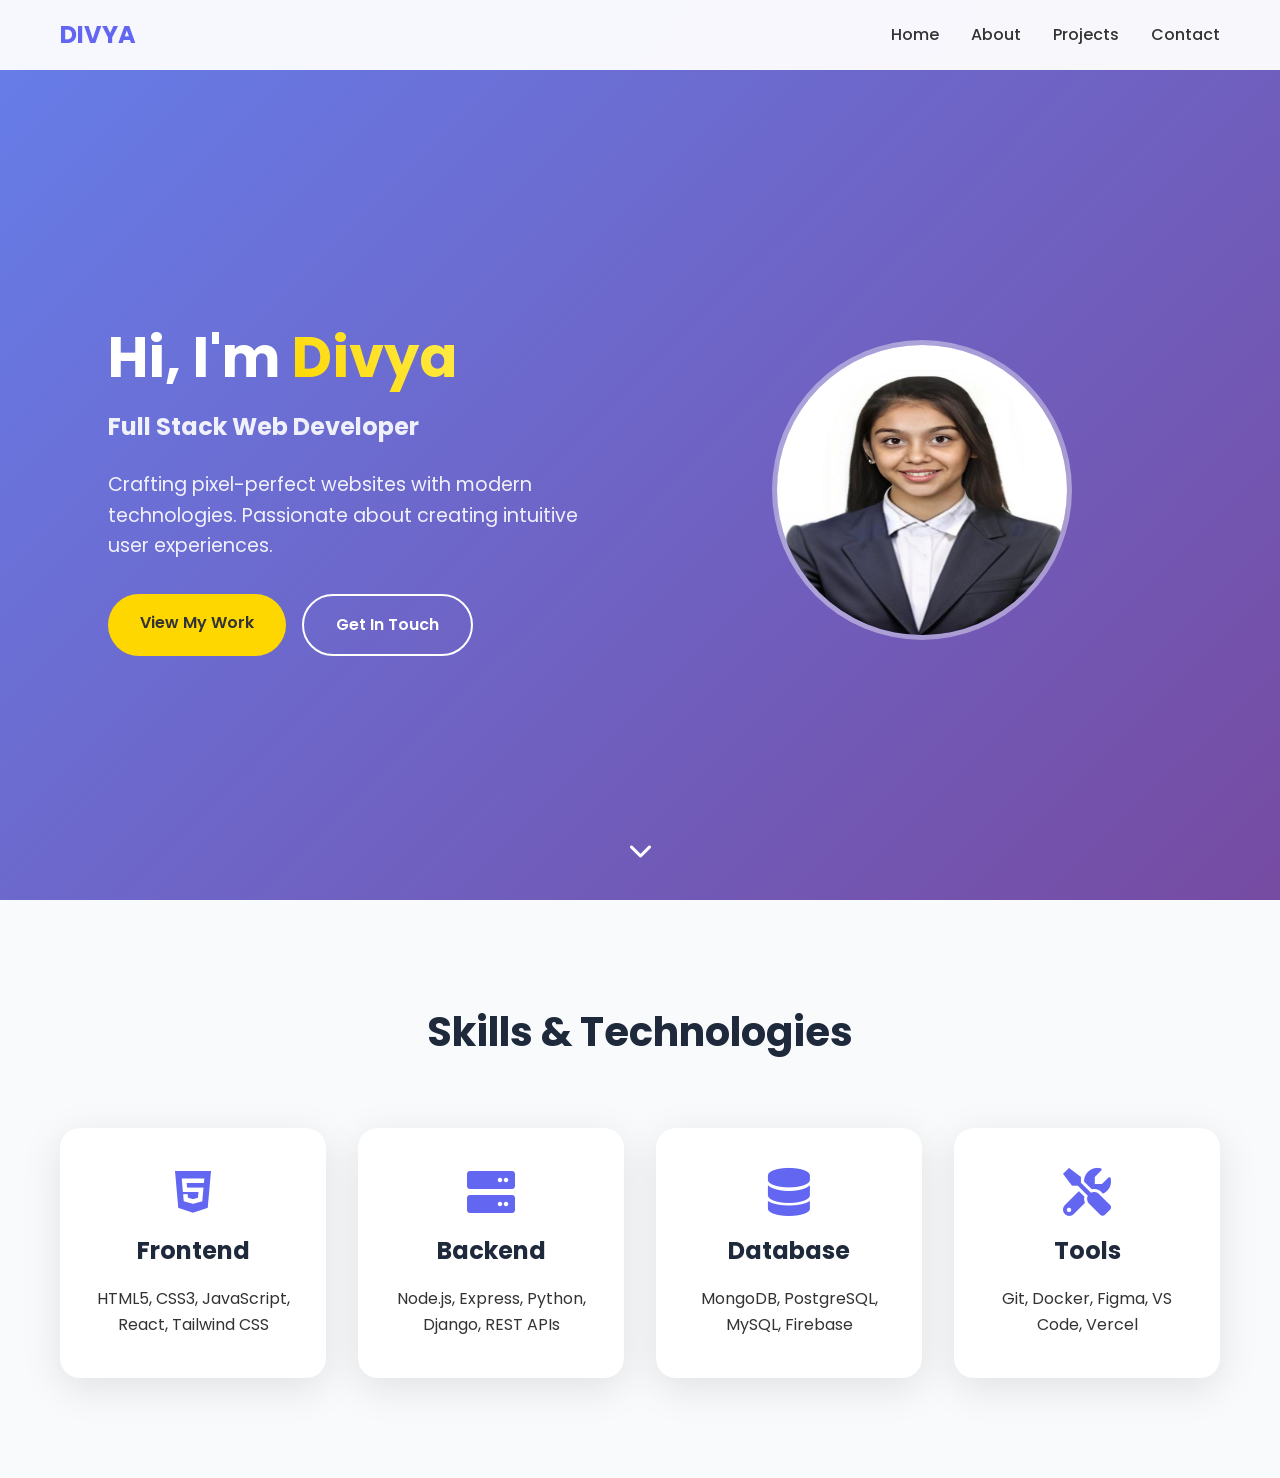
<file: index.html>
<!DOCTYPE html>
<html lang="en">
<head>
    <meta charset="UTF-8">
    <meta name="viewport" content="width=device-width, initial-scale=1.0">
    <title>Divya - Web Developer Portfolio</title>
    <link rel="stylesheet" href="style.css">
    <link href="https://fonts.googleapis.com/css2?family=Poppins:wght@300;400;600;700&display=swap" rel="stylesheet">
    <link rel="stylesheet" href="https://cdnjs.cloudflare.com/ajax/libs/font-awesome/6.0.0/css/all.min.css">
</head>
<body>
    <nav class="navbar">
        <div class="nav-container">
            <div class="nav-logo">DIVYA</div>
            <ul class="nav-menu">
                <li class="nav-item">
                    <a href="#home" class="nav-link">Home</a>
                </li>
                <li class="nav-item">
                    <a href="#about" class="nav-link">About</a>
                </li>
                <li class="nav-item">
                    <a href="#projects" class="nav-link">Projects</a>
                </li>
                <li class="nav-item">
                    <a href="#contact" class="nav-link">Contact</a>
                </li>
            </ul>
            <div class="hamburger">
                <span class="bar"></span>
                <span class="bar"></span>
                <span class="bar"></span>
            </div>
        </div>
    </nav>

    <section id="home" class="hero">
        <div class="hero-container">
            <div class="hero-content">
                <h1 class="hero-title">Hi, I'm <span class="highlight">Divya</span></h1>
                <h2 class="hero-subtitle">Full Stack Web Developer</h2>
                <p class="hero-description">
                    Crafting pixel-perfect websites with modern technologies. 
                    Passionate about creating intuitive user experiences.
                </p>
                <div class="hero-buttons">
                    <a href="#projects" class="btn btn-primary">View My Work</a>
                    <a href="#contact" class="btn btn-secondary">Get In Touch</a>
                </div>
            </div>
            <div class="hero-image">
                <img src="images/profile.jpg" alt="profile-pic" class="profile-pic">
            </div>
        </div>
        <div class="scroll-indicator">
            <i class="fas fa-chevron-down"></i>
        </div>
    </section>

    <section id="skills" class="skills">
        <div class="container">
            <h2 class="section-title">Skills & Technologies</h2>
            <div class="skills-grid">
                <div class="skill-card">
                    <i class="fab fa-html5"></i>
                    <h3>Frontend</h3>
                    <p>HTML5, CSS3, JavaScript, React, Tailwind CSS</p>
                </div>
                <div class="skill-card">
                    <i class="fas fa-server"></i>
                    <h3>Backend</h3>
                    <p>Node.js, Express, Python, Django, REST APIs</p>
                </div>
                <div class="skill-card">
                    <i class="fas fa-database"></i>
                    <h3>Database</h3>
                    <p>MongoDB, PostgreSQL, MySQL, Firebase</p>
                </div>
                <div class="skill-card">
                    <i class="fas fa-tools"></i>
                    <h3>Tools</h3>
                    <p>Git, Docker, Figma, VS Code, Vercel</p>
                </div>
            </div>
        </div>
    </section>
</body>
</html>
</file>
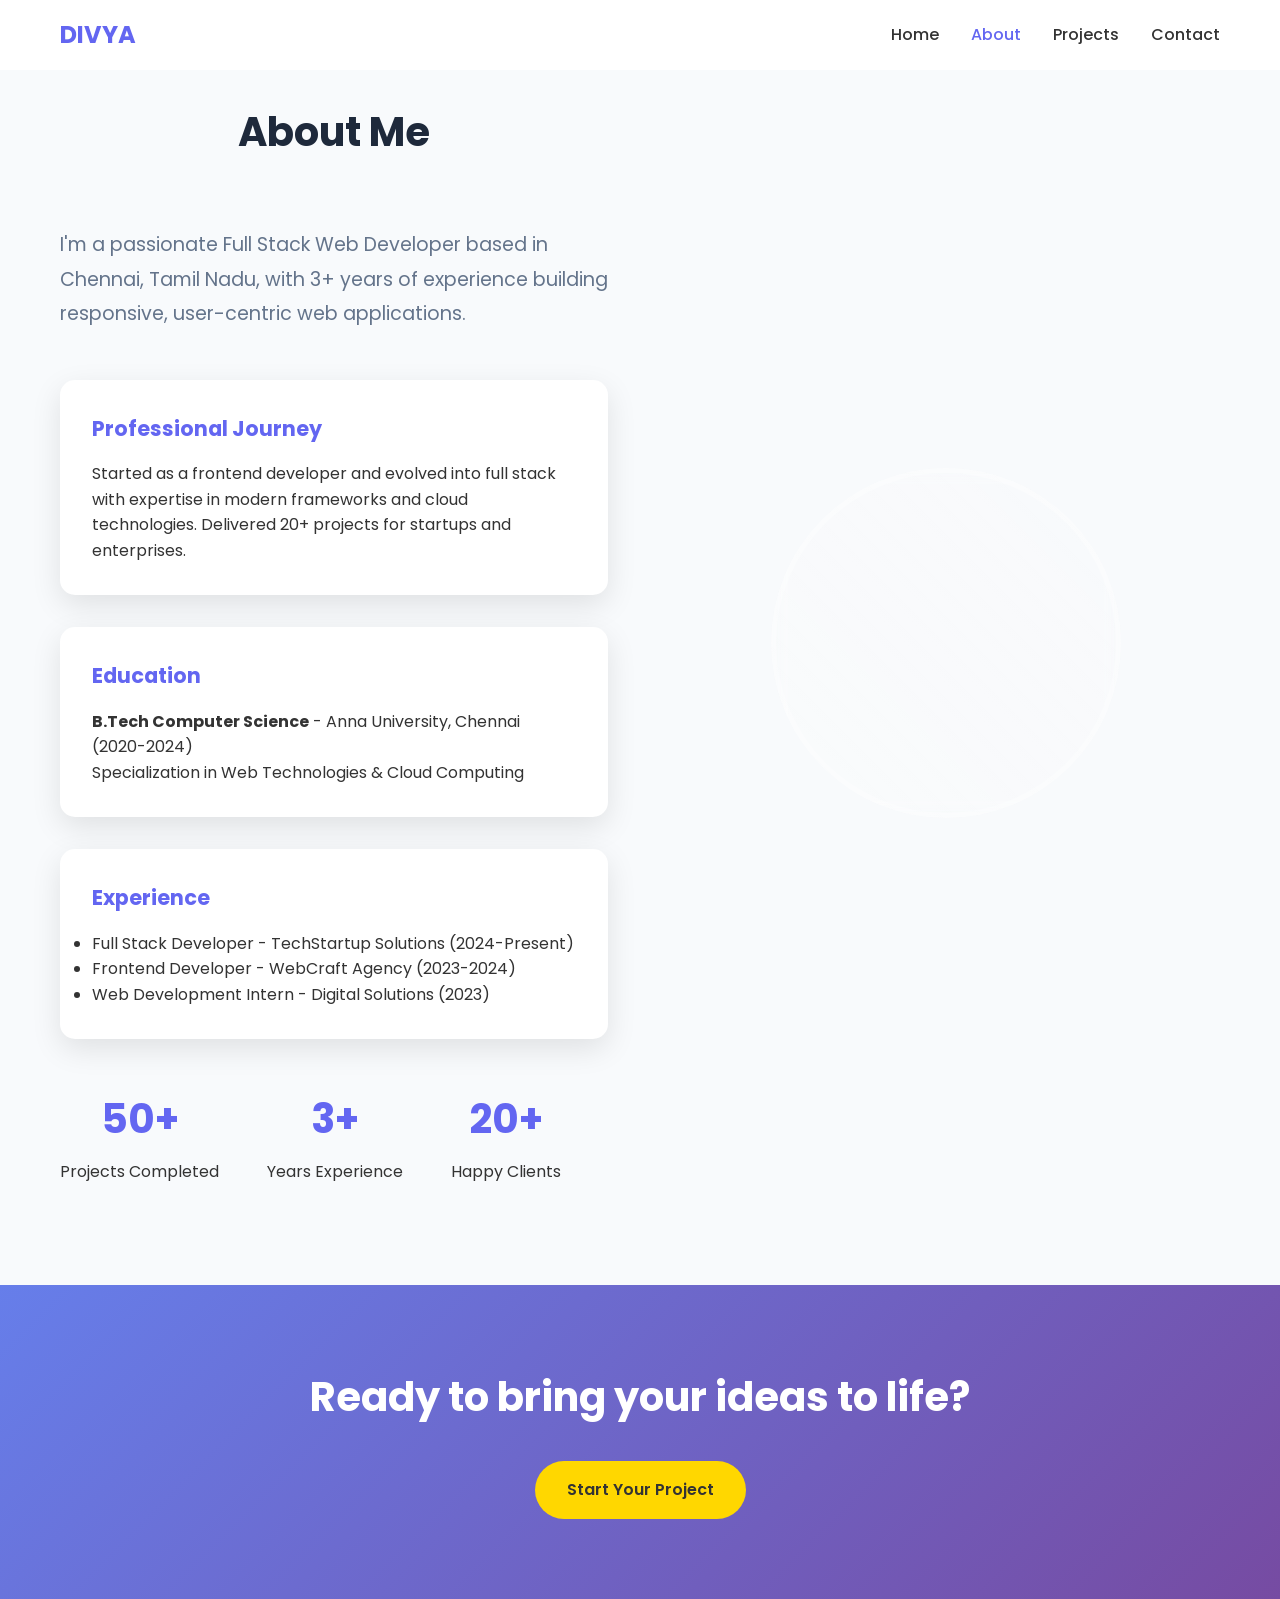
<file: about.html>
<!DOCTYPE html>
<html lang="en">
<head>
    <meta charset="UTF-8">
    <meta name="viewport" content="width=device-width, initial-scale=1.0">
    <title>About Me - Divya | Web Developer</title>
    <link rel="stylesheet" href="style.css">
    <link href="https://fonts.googleapis.com/css2?family=Poppins:wght@300;400;600;700&display=swap" rel="stylesheet">
    <link rel="stylesheet" href="https://cdnjs.cloudflare.com/ajax/libs/font-awesome/6.0.0/css/all.min.css">
</head>
<body>
    <nav class="navbar">
        <div class="nav-container">
            <div class="nav-logo">DIVYA</div>
            <ul class="nav-menu">
                <li class="nav-item"><a href="index.html" class="nav-link">Home</a></li>
                <li class="nav-item"><a href="#about" class="nav-link active">About</a></li>
                <li class="nav-item"><a href="index.html#projects" class="nav-link">Projects</a></li>
                <li class="nav-item"><a href="#contact" class="nav-link">Contact</a></li>
            </ul>
            <div class="hamburger">
                <span class="bar"></span>
                <span class="bar"></span>
                <span class="bar"></span>
            </div>
        </div>
    </nav>

    <section id="about" class="about">
        <div class="container">
            <div class="about-content">
                <div class="about-text">
                    <h2 class="section-title">About Me</h2>
                    <p class="about-intro">
                        I'm a passionate Full Stack Web Developer based in Chennai, Tamil Nadu, 
                        with 3+ years of experience building responsive, user-centric web applications.
                    </p>
                    
                    <div class="about-details">
                        <div class="detail-card">
                            <h3>Professional Journey</h3>
                            <p>Started as a frontend developer and evolved into full stack with expertise in modern frameworks and cloud technologies. Delivered 20+ projects for startups and enterprises.</p>
                        </div>
                        
                        <div class="detail-card">
                            <h3>Education</h3>
                            <p><strong>B.Tech Computer Science</strong> - Anna University, Chennai (2020-2024)<br>
                            Specialization in Web Technologies & Cloud Computing</p>
                        </div>
                        
                        <div class="detail-card">
                            <h3>Experience</h3>
                            <ul>
                                <li>Full Stack Developer - TechStartup Solutions (2024-Present)</li>
                                <li>Frontend Developer - WebCraft Agency (2023-2024)</li>
                                <li>Web Development Intern - Digital Solutions (2023)</li>
                            </ul>
                        </div>
                    </div>

                    <div class="about-stats">
                        <div class="stat">
                            <h3>50+</h3>
                            <p>Projects Completed</p>
                        </div>
                        <div class="stat">
                            <h3>3+</h3>
                            <p>Years Experience</p>
                        </div>
                        <div class="stat">
                            <h3>20+</h3>
                            <p>Happy Clients</p>
                        </div>
                    </div>
                </div>
                
                <div class="about-image">
                    <div class="profile-pic-large"></div>
                </div>
            </div>
        </div>
    </section>

    <section class="cta">
        <div class="container">
            <h2>Ready to bring your ideas to life?</h2>
            <a href="index.html#contact" class="btn btn-primary">Start Your Project</a>
        </div>
    </section>
</body>
</html>
</file>
<file: style.css>
* {
    margin: 0;
    padding: 0;
    box-sizing: border-box;
}

body {
    font-family: 'Poppins', sans-serif;
    line-height: 1.6;
    color: #333;
    overflow-x: hidden;
}

.container {
    max-width: 1200px;
    margin: 0 auto;
    padding: 0 20px;
}

/* Navigation */
.navbar {
    position: fixed;
    top: 0;
    width: 100%;
    background: rgba(255, 255, 255, 0.95);
    backdrop-filter: blur(10px);
    z-index: 1000;
    padding: 1rem 0;
    transition: all 0.3s ease;
}

.nav-container {
    max-width: 1200px;
    margin: 0 auto;
    padding: 0 20px;
    display: flex;
    justify-content: space-between;
    align-items: center;
}

.nav-logo {
    font-size: 1.5rem;
    font-weight: 700;
    color: #6366f1;
}

.nav-menu {
    display: flex;
    list-style: none;
    gap: 2rem;
}

.nav-link {
    text-decoration: none;
    color: #333;
    font-weight: 500;
    transition: color 0.3s ease;
}

.nav-link:hover,
.nav-link.active {
    color: #6366f1;
}

.hamburger {
    display: none;
    flex-direction: column;
    cursor: pointer;
}

.bar {
    width: 25px;
    height: 3px;
    background: #333;
    margin: 3px 0;
    transition: 0.3s;
}

/* Hero Section */
.hero {
    min-height: 100vh;
    display: flex;
    align-items: center;
    background: linear-gradient(135deg, #667eea 0%, #764ba2 100%);
    color: white;
    padding-top: 80px;
}

.hero-container {
    max-width: 1200px;
    margin: 0 auto;
    padding: 0 20px;
    display: grid;
    grid-template-columns: 1fr 1fr;
    gap: 4rem;
    align-items: center;
}

.hero-title {
    font-size: 3.5rem;
    font-weight: 700;
    margin-bottom: 1rem;
    line-height: 1.2;
}

.highlight {
    background: linear-gradient(45deg, #ffd700, #ffed4e);
    -webkit-background-clip: text;
    -webkit-text-fill-color: transparent;
    background-clip: text;
}

.hero-subtitle {
    font-size: 1.5rem;
    margin-bottom: 1.5rem;
    opacity: 0.9;
}

.hero-description {
    font-size: 1.2rem;
    margin-bottom: 2rem;
    opacity: 0.9;
    max-width: 500px;
}

.hero-buttons {
    display: flex;
    gap: 1rem;
    flex-wrap: wrap;
}

.btn {
    padding: 1rem 2rem;
    border-radius: 50px;
    text-decoration: none;
    font-weight: 600;
    transition: all 0.3s ease;
    display: inline-block;
}

.btn-primary {
    background: #ffd700;
    color: #333;
}

.btn-primary:hover {
    transform: translateY(-3px);
    box-shadow: 0 10px 30px rgba(255, 215, 0, 0.4);
}

.btn-secondary {
    border: 2px solid white;
    color: white;
}

.btn-secondary:hover {
    background: white;
    color: #333;
}

/* Profile Image */
.profile-pic,
.profile-pic-large {
    width: 300px;
    height: 300px;
    border-radius: 50%;
    background: linear-gradient(45deg, rgba(255,255,255,0.2), rgba(255,255,255,0.1));
    backdrop-filter: blur(10px);
    border: 5px solid rgba(255,255,255,0.3);
    position: relative;
    animation: float 6s ease-in-out infinite;
}

.profile-pic-large {
    width: 350px;
    height: 350px;
    margin: 0 auto;
}

@keyframes float {
    0%, 100% { transform: translateY(0px); }
    50% { transform: translateY(-20px); }
}

.hero-image {
    display: flex;
    justify-content: center;
}

/* Scroll Indicator */
.scroll-indicator {
    position: absolute;
    bottom: 30px;
    left: 50%;
    transform: translateX(-50%);
    color: white;
    font-size: 1.5rem;
    animation: bounce 2s infinite;
}

@keyframes bounce {
    0%, 20%, 50%, 80%, 100% { transform: translateX(-50%) translateY(0); }
    40% { transform: translateX(-50%) translateY(-10px); }
    60% { transform: translateX(-50%) translateY(-5px); }
}

/* Skills Section */
.skills {
    padding: 100px 0;
    background: #f8fafc;
}

.section-title {
    font-size: 2.5rem;
    text-align: center;
    margin-bottom: 4rem;
    color: #1e293b;
}

.skills-grid {
    display: grid;
    grid-template-columns: repeat(auto-fit, minmax(250px, 1fr));
    gap: 2rem;
}

.skill-card {
    background: white;
    padding: 2.5rem 2rem;
    border-radius: 20px;
    text-align: center;
    box-shadow: 0 10px 40px rgba(0,0,0,0.1);
    transition: all 0.3s ease;
}

.skill-card:hover {
    transform: translateY(-10px);
    box-shadow: 0 20px 60px rgba(0,0,0,0.15);
}

.skill-card i {
    font-size: 3rem;
    color: #6366f1;
    margin-bottom: 1rem;
}

.skill-card h3 {
    font-size: 1.5rem;
    margin-bottom: 1rem;
    color: #1e293b;
}

/* About Page */
.about {
    min-height: 100vh;
    display: flex;
    align-items: center;
    padding: 100px 0;
    background: #f8fafc;
}

.about-content {
    display: grid;
    grid-template-columns: 1fr 1fr;
    gap: 4rem;
    align-items: center;
}

.about-intro {
    font-size: 1.2rem;
    margin-bottom: 3rem;
    color: #64748b;
    line-height: 1.8;
}

.about-details {
    display: grid;
    grid-template-columns: repeat(auto-fit, minmax(300px, 1fr));
    gap: 2rem;
    margin-bottom: 3rem;
}

.detail-card {
    background: white;
    padding: 2rem;
    border-radius: 15px;
    box-shadow: 0 10px 30px rgba(0,0,0,0.1);
}

.detail-card h3 {
    color: #6366f1;
    margin-bottom: 1rem;
    font-size: 1.3rem;
}

.about-stats {
    display: flex;
    gap: 3rem;
}

.stat {
    text-align: center;
}

.stat h3 {
    font-size: 2.5rem;
    color: #6366f1;
    margin-bottom: 0.5rem;
}

/* CTA Section */
.cta {
    padding: 80px 0;
    background: linear-gradient(135deg, #667eea 0%, #764ba2 100%);
    color: white;
    text-align: center;
}

.cta h2 {
    font-size: 2.5rem;
    margin-bottom: 2rem;
}

/* Responsive Design */
@media (max-width: 768px) {
    .hamburger {
        display: flex;
    }
    
    .nav-menu {
        position: fixed;
        left: -100%;
        top: 70px;
        flex-direction: column;
        background-color: white;
        width: 100%;
        text-align: center;
        transition: 0.3s;
        box-shadow: 0 10px 27px rgba(0,0,0,0.05);
        padding: 2rem 0;
    }
    
    .nav-menu.active {
        left: 0;
    }
    
    .hero-container {
        grid-template-columns: 1fr;
        text-align: center;
        gap: 2rem;
    }
    
    .hero-title {
        font-size: 2.5rem;
    }
    
    .about-content {
        grid-template-columns: 1fr;
        gap: 2rem;
    }
    
    .about-stats {
        flex-direction: column;
        gap: 2rem;
    }
    
    .hero-buttons {
        justify-content: center;
    }
}

@media (max-width: 480px) {
    .hero-title {
        font-size: 2rem;
    }
    
    .profile-pic,
    .profile-pic-large {
        width: 250px;
        height: 250px;
    }
}
</file>
